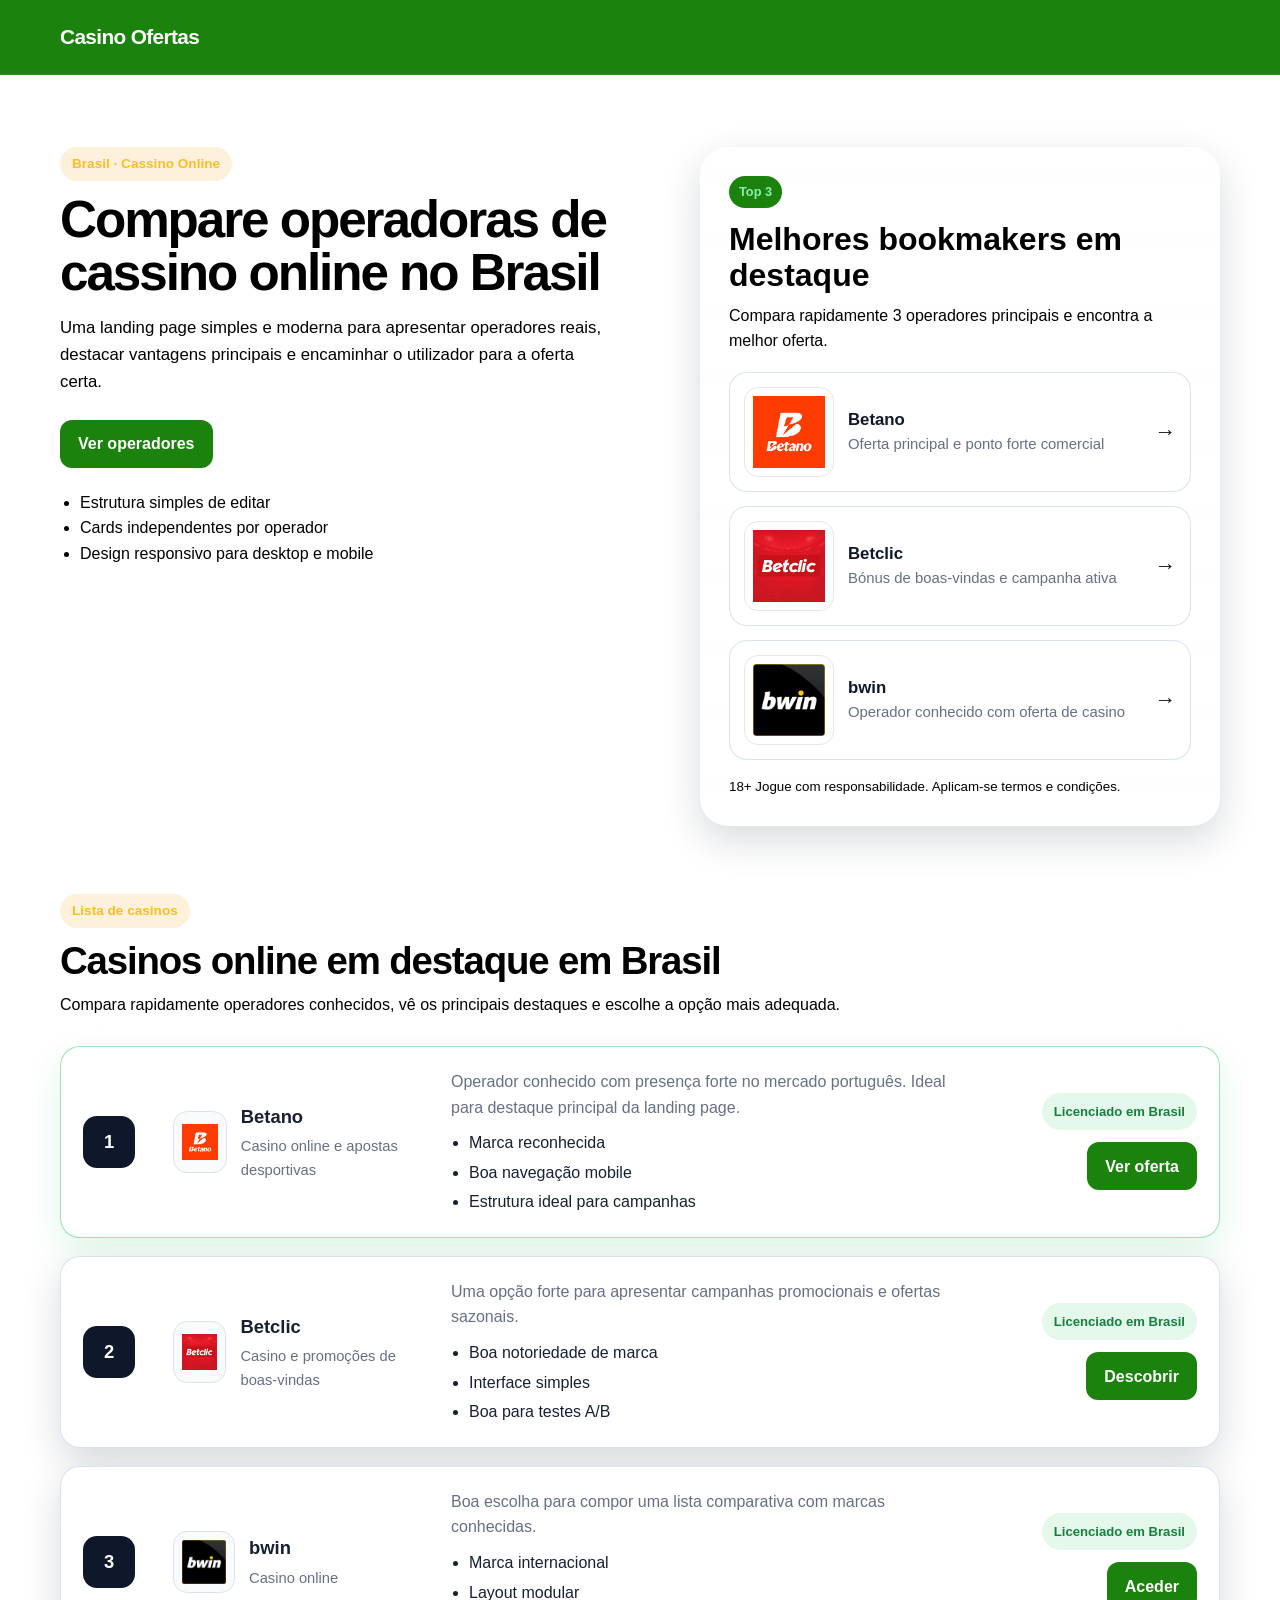
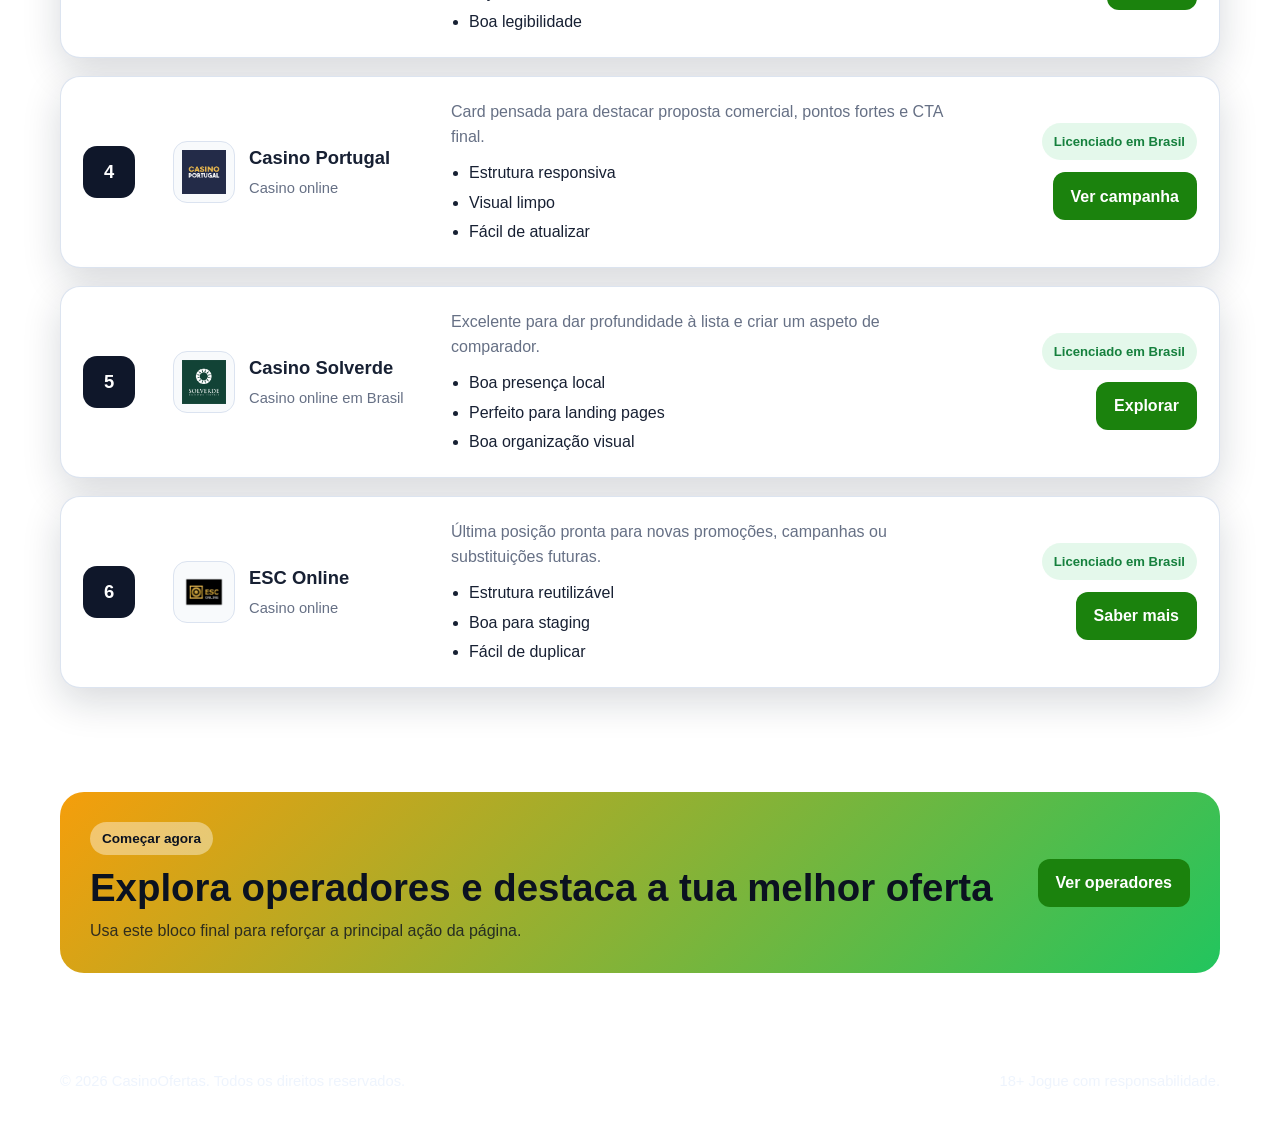
<file: index.html>
<!DOCTYPE html>
<html lang="pt-PT">
<head>
  <meta charset="UTF-8" />
  <meta name="viewport" content="width=device-width, initial-scale=1.0" />
  <title>Bônus de Cassino no Brasil | Compare as Melhores Ofertas Online</title>
  <meta
  name="description"
  content="Compare bônus de cassino online no Brasil. Descubra ofertas em destaque, analise vantagens principais e escolha a melhor opção em uma página simples, moderna e responsiva."
/>
  <link rel="stylesheet" href="style.css" />
</head>
<body>
  <header class="site-header">
    <div class="container header-inner">
      <a href="#" class="logo">Casino Ofertas</a>

     
    </div>
  </header>

  <main>
    <!-- HERO -->
   <section class="hero">
  <div class="container hero-grid">
    <div class="hero-content">
      <span class="eyebrow">Brasil · Cassino Online</span>
      <h1>Compare operadoras de cassino online no Brasil</h1>
      <p class="hero-text">
        Uma landing page simples e moderna para apresentar operadores reais,
        destacar vantagens principais e encaminhar o utilizador para a oferta certa.
      </p>

      <div class="hero-actions">
        <a href="#operadores" class="btn btn-primary">Ver operadores</a>
        </div>

      <ul class="hero-points">
        <li>Estrutura simples de editar</li>
        <li>Cards independentes por operador</li>
        <li>Design responsivo para desktop e mobile</li>
      </ul>
    </div>

    <div class="hero-top3">
      <div class="hero-top3-header">
        <div class="hero-badge">Top 3</div>
        <h2>Melhores bookmakers em destaque</h2>
        <p>
          Compara rapidamente 3 operadores principais e encontra a melhor oferta.
        </p>
      </div>

      <div class="top3-list">
        <a href="#" class="top3-item">
          <div class="top3-logo-wrap">
  <img src="images/betano.png" alt="Betano logo" class="top3-logo" width="70" height="70">
</div>
          <div class="top3-content">
            <h3>Betano</h3>
            <p>Oferta principal e ponto forte comercial</p>
          </div>
          <div class="top3-arrow">→</div>
        </a>

        <a href="#" class="top3-item">
          <div class="top3-logo-wrap">
  <img src="images/betclic.png" alt="Betclic logo" class="top3-logo" width="70" height="70">
</div>
          <div class="top3-content">
            <h3>Betclic</h3>
            <p>Bónus de boas-vindas e campanha ativa</p>
          </div>
          <div class="top3-arrow">→</div>
        </a>

        <a href="#" class="top3-item">
          <div class="top3-logo-wrap">
  <img src="images/bwin.png" alt="bwin logo" class="top3-logo" width="70" height="70">
</div>
          <div class="top3-content">
            <h3>bwin</h3>
            <p>Operador conhecido com oferta de casino</p>
          </div>
          <div class="top3-arrow">→</div>
        </a>
      </div>

      <small class="hero-top3-note">
        18+ Jogue com responsabilidade. Aplicam-se termos e condições.
      </small>
    </div>
  </div>
</section>

<section class="bookmakers-list-section" id="lista-casinos">
  <div class="container">
    <div class="section-heading">
      <span class="section-label">Lista de casinos</span>
      <h2>Casinos online em destaque em Brasil</h2>
      <p>
        Compara rapidamente operadores conhecidos, vê os principais destaques
        e escolhe a opção mais adequada.
      </p>
    </div>

    <div class="bookmakers-list">

      <article class="bookmaker-row featured-row">
        <div class="bookmaker-rank">1</div>

        <div class="bookmaker-brand">
          <div class="bookmaker-logo">
  <img src="images/betano.png" alt="Betano logo">
</div>
          <div>
            <h3>Betano</h3>
            <p class="bookmaker-subtitle">Casino online e apostas desportivas</p>
          </div>
        </div>

        <div class="bookmaker-content">
          <p class="bookmaker-description">
            Operador conhecido com presença forte no mercado português.
            Ideal para destaque principal da landing page.
          </p>

          <ul class="bookmaker-features">
            <li>Marca reconhecida</li>
            <li>Boa navegação mobile</li>
            <li>Estrutura ideal para campanhas</li>
          </ul>
        </div>

        <div class="bookmaker-meta">
          <span class="license-badge">Licenciado em Brasil</span>
          <a href="#" class="btn btn-primary">Ver oferta</a>
        </div>
      </article>

      <article class="bookmaker-row">
        <div class="bookmaker-rank">2</div>

        <div class="bookmaker-brand">
          <div class="bookmaker-logo">
  <img src="images/betclic.png" alt="Betclic logo">
</div>
          <div>
            <h3>Betclic</h3>
            <p class="bookmaker-subtitle">Casino e promoções de boas-vindas</p>
          </div>
        </div>

        <div class="bookmaker-content">
          <p class="bookmaker-description">
            Uma opção forte para apresentar campanhas promocionais e ofertas sazonais.
          </p>

          <ul class="bookmaker-features">
            <li>Boa notoriedade de marca</li>
            <li>Interface simples</li>
            <li>Boa para testes A/B</li>
          </ul>
        </div>

        <div class="bookmaker-meta">
          <span class="license-badge">Licenciado em Brasil</span>
          <a href="#" class="btn btn-primary">Descobrir</a>
        </div>
      </article>

      <article class="bookmaker-row">
        <div class="bookmaker-rank">3</div>

        <div class="bookmaker-brand">
          <div class="bookmaker-logo">
  <img src="images/bwin.png" alt="bwin logo">
</div>
          <div>
            <h3>bwin</h3>
            <p class="bookmaker-subtitle">Casino online</p>
          </div>
        </div>

        <div class="bookmaker-content">
          <p class="bookmaker-description">
            Boa escolha para compor uma lista comparativa com marcas conhecidas.
          </p>

          <ul class="bookmaker-features">
            <li>Marca internacional</li>
            <li>Layout modular</li>
            <li>Boa legibilidade</li>
          </ul>
        </div>

        <div class="bookmaker-meta">
          <span class="license-badge">Licenciado em Brasil</span>
          <a href="#" class="btn btn-primary">Aceder</a>
        </div>
      </article>

      <article class="bookmaker-row">
        <div class="bookmaker-rank">4</div>

        <div class="bookmaker-brand">
          <div class="bookmaker-logo">
  <img src="images/Casino-Portugal.png" alt="bwin logo">
</div>
          <div>
            <h3>Casino Portugal</h3>
            <p class="bookmaker-subtitle">Casino online</p>
          </div>
        </div>

        <div class="bookmaker-content">
          <p class="bookmaker-description">
            Card pensada para destacar proposta comercial, pontos fortes e CTA final.
          </p>

          <ul class="bookmaker-features">
            <li>Estrutura responsiva</li>
            <li>Visual limpo</li>
            <li>Fácil de atualizar</li>
          </ul>
        </div>

        <div class="bookmaker-meta">
          <span class="license-badge">Licenciado em Brasil</span>
          <a href="#" class="btn btn-primary">Ver campanha</a>
        </div>
      </article>

      <article class="bookmaker-row">
        <div class="bookmaker-rank">5</div>

        <div class="bookmaker-brand">
          <div class="bookmaker-logo">
  <img src="images/solverde.png" alt="bwin logo">
</div>
          <div>
            <h3>Casino Solverde</h3>
            <p class="bookmaker-subtitle">Casino online em Brasil</p>
          </div>
        </div>

        <div class="bookmaker-content">
          <p class="bookmaker-description">
            Excelente para dar profundidade à lista e criar um aspeto de comparador.
          </p>

          <ul class="bookmaker-features">
            <li>Boa presença local</li>
            <li>Perfeito para landing pages</li>
            <li>Boa organização visual</li>
          </ul>
        </div>

        <div class="bookmaker-meta">
          <span class="license-badge">Licenciado em Brasil</span>
          <a href="#" class="btn btn-primary">Explorar</a>
        </div>
      </article>

      <article class="bookmaker-row">
        <div class="bookmaker-rank">6</div>

        <div class="bookmaker-brand">
          <div class="bookmaker-logo">
  <img src="images/ESC-ONLINE.png" alt="bwin logo">
</div>
          <div>
            <h3>ESC Online</h3>
            <p class="bookmaker-subtitle">Casino online</p>
          </div>
        </div>

        <div class="bookmaker-content">
          <p class="bookmaker-description">
            Última posição pronta para novas promoções, campanhas ou substituições futuras.
          </p>

          <ul class="bookmaker-features">
            <li>Estrutura reutilizável</li>
            <li>Boa para staging</li>
            <li>Fácil de duplicar</li>
          </ul>
        </div>

        <div class="bookmaker-meta">
          <span class="license-badge">Licenciado em Brasil</span>
          <a href="#" class="btn btn-primary">Saber mais</a>
        </div>
      </article>

    </div>
  </div>
</section>
    
  
    <!-- CTA FINAL -->
    <section class="bottom-cta">
      <div class="container cta-box">
        <div>
          <span class="section-label">Começar agora</span>
          <h2>Explora operadores e destaca a tua melhor oferta</h2>
          <p>
            Usa este bloco final para reforçar a principal ação da página.
          </p>
        </div>
        <a href="#operadores" class="btn btn-primary">Ver operadores</a>
      </div>
    </section>
  </main>

  <footer class="site-footer">
    <div class="container footer-inner">
      <p>© 2026 CasinoOfertas. Todos os direitos reservados.</p>
      <p>18+ Jogue com responsabilidade.</p>
    </div>
  </footer>
</body>
</html>
</file>
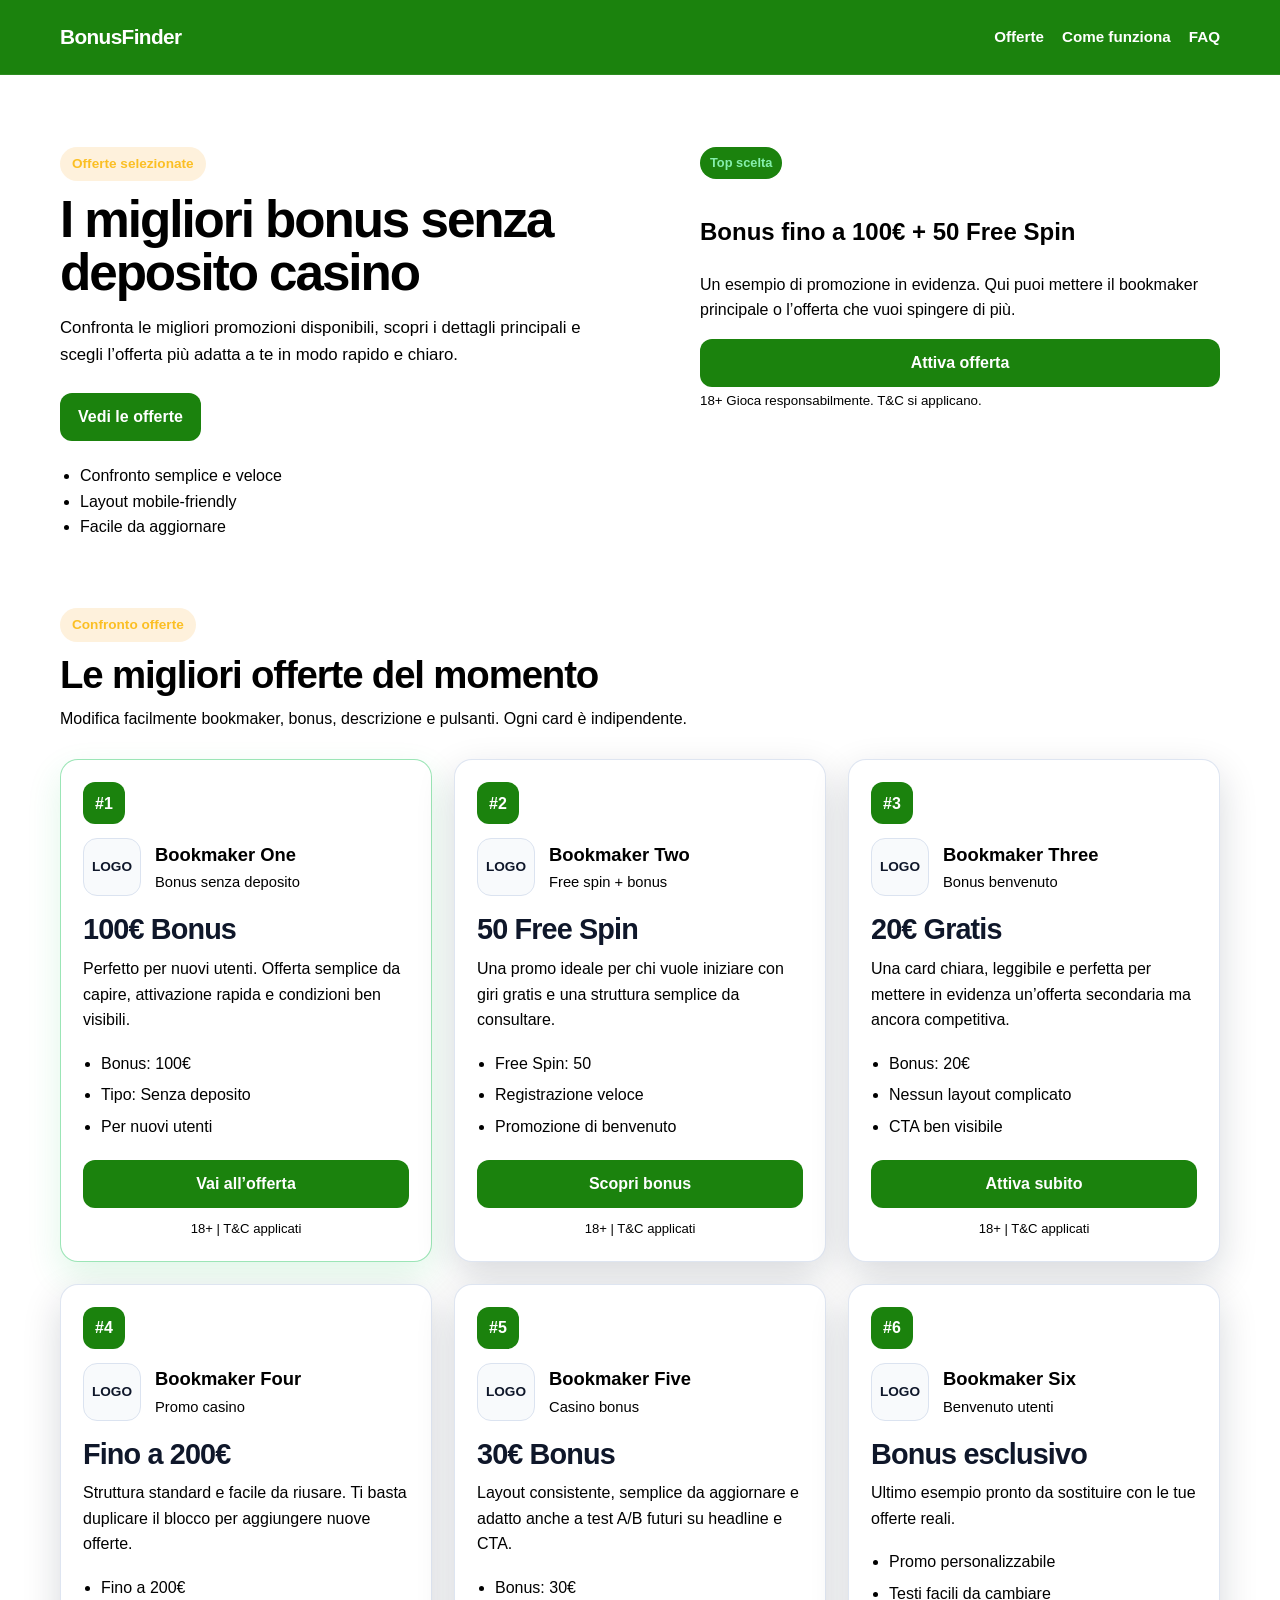
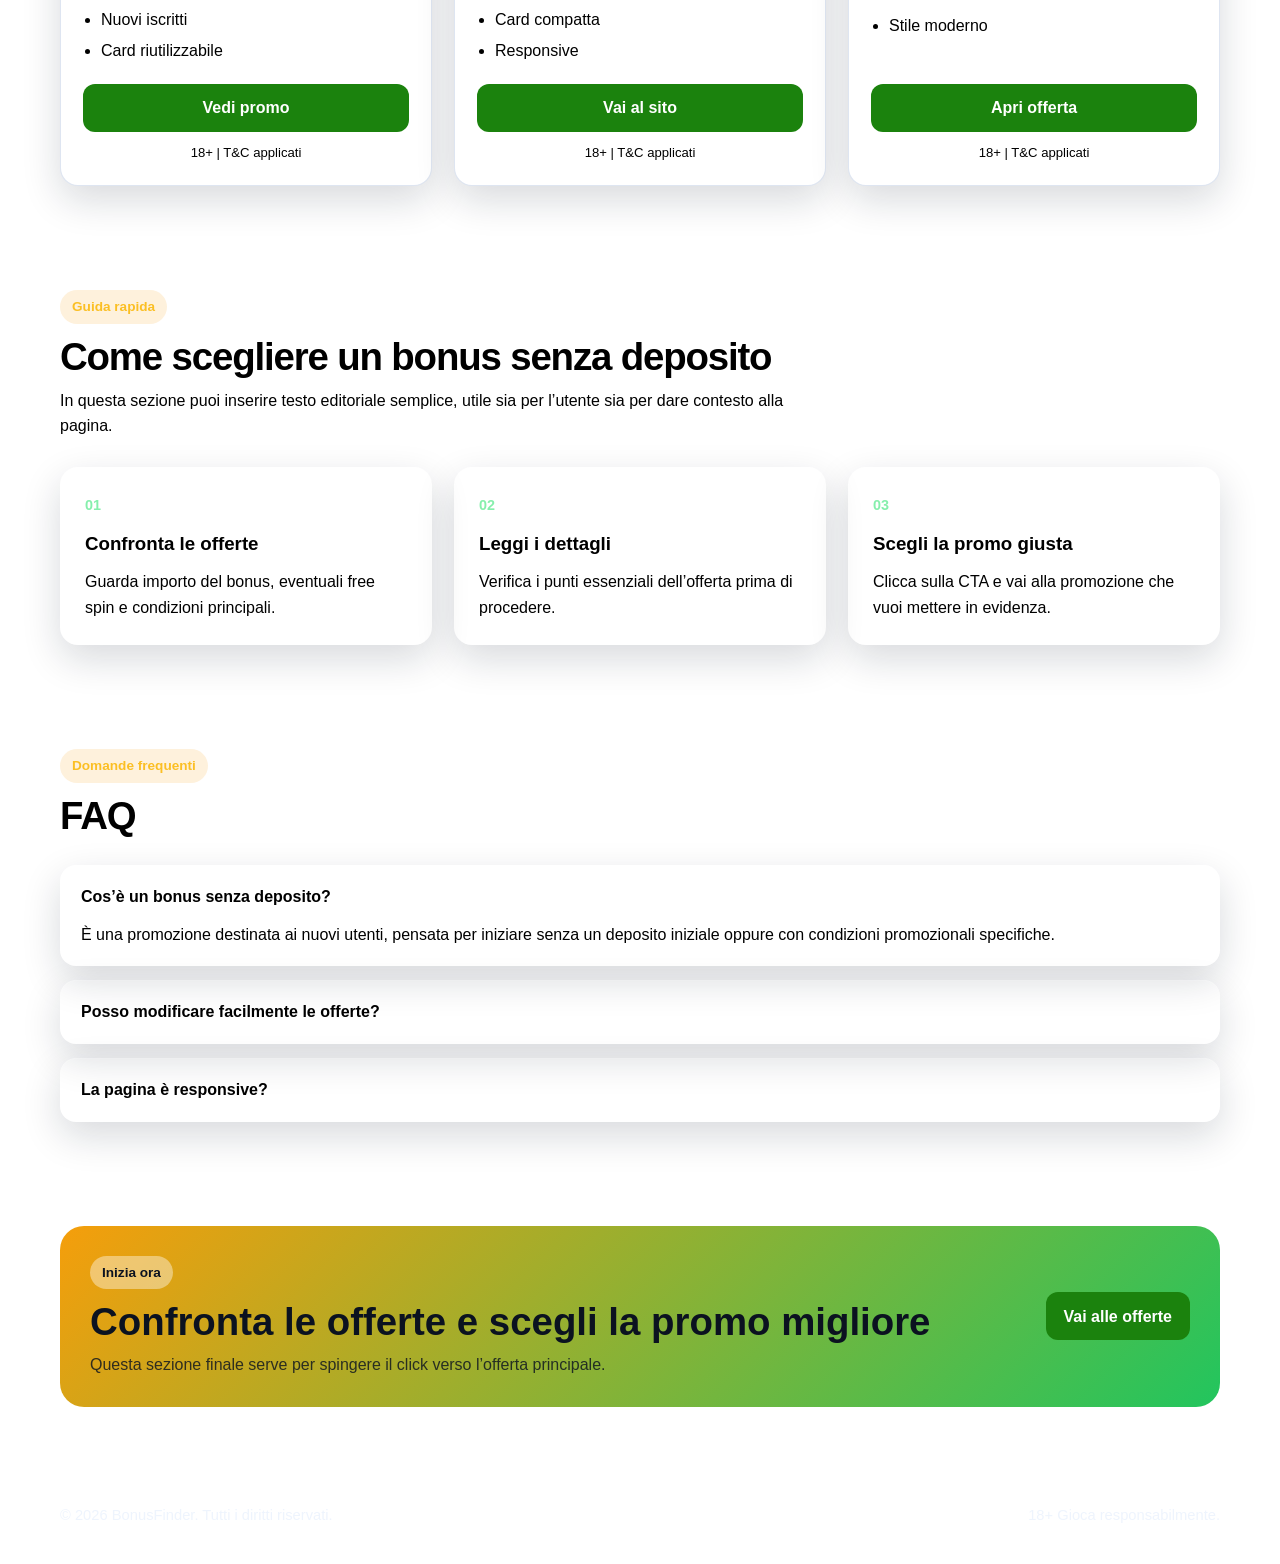
<file: index-br.html>
<!DOCTYPE html>
<html lang="it">
<head>
  <meta charset="UTF-8" />
  <meta name="viewport" content="width=device-width, initial-scale=1.0" />
  <title>Bonus Senza Deposito Casino | Offerte Aggiornate</title>
  <meta
    name="description"
    content="Scopri i migliori bonus senza deposito casino. Confronta offerte, giri gratis e promozioni di benvenuto in una pagina semplice, chiara e responsive."
  />
  <link rel="stylesheet" href="style.css" />
</head>
<body>
  <header class="site-header">
    <div class="container header-inner">
      <a href="#" class="logo">BonusFinder</a>
      <nav class="nav">
        <a href="#offerte">Offerte</a>
        <a href="#come-funziona">Come funziona</a>
        <a href="#faq">FAQ</a>
      </nav>
    </div>
  </header>

  <main>
    <!-- HERO -->
    <section class="hero">
      <div class="container hero-grid">
        <div class="hero-content">
          <span class="eyebrow">Offerte selezionate</span>
          <h1>I migliori bonus senza deposito casino</h1>
          <p class="hero-text">
            Confronta le migliori promozioni disponibili, scopri i dettagli principali
            e scegli l’offerta più adatta a te in modo rapido e chiaro.
          </p>

          <div class="hero-actions">
            <a href="#offerte" class="btn btn-primary">Vedi le offerte</a>
            <a href="#come-funziona" class="btn btn-secondary">Come funziona</a>
          </div>

          <ul class="hero-points">
            <li>Confronto semplice e veloce</li>
            <li>Layout mobile-friendly</li>
            <li>Facile da aggiornare</li>
          </ul>
        </div>

        <div class="hero-card">
          <div class="hero-badge">Top scelta</div>
          <h2>Bonus fino a 100€ + 50 Free Spin</h2>
          <p>
            Un esempio di promozione in evidenza. Qui puoi mettere il bookmaker
            principale o l’offerta che vuoi spingere di più.
          </p>
          <a href="#" class="btn btn-primary btn-full">Attiva offerta</a>
          <small>18+ Gioca responsabilmente. T&C si applicano.</small>
        </div>
      </div>
    </section>

    <!-- OFFERS -->
    <section class="offers-section" id="offerte">
      <div class="container">
        <div class="section-heading">
          <span class="section-label">Confronto offerte</span>
          <h2>Le migliori offerte del momento</h2>
          <p>
            Modifica facilmente bookmaker, bonus, descrizione e pulsanti.
            Ogni card è indipendente.
          </p>
        </div>

        <div class="offers-grid">

          <!-- CARD 1 -->
          <article class="offer-card featured">
            <div class="offer-top">
              <div class="offer-rank">#1</div>
              <div class="offer-brand">
                <div class="brand-logo">LOGO</div>
                <div>
                  <h3>Bookmaker One</h3>
                  <p class="brand-subtitle">Bonus senza deposito</p>
                </div>
              </div>
            </div>

            <div class="offer-main">
              <div class="offer-amount">100€ Bonus</div>
              <p class="offer-description">
                Perfetto per nuovi utenti. Offerta semplice da capire, attivazione rapida
                e condizioni ben visibili.
              </p>
            </div>

            <ul class="offer-features">
              <li>Bonus: 100€</li>
              <li>Tipo: Senza deposito</li>
              <li>Per nuovi utenti</li>
            </ul>

            <div class="offer-actions">
              <a href="#" class="btn btn-primary btn-full">Vai all’offerta</a>
              <p class="offer-note">18+ | T&C applicati</p>
            </div>
          </article>

          <!-- CARD 2 -->
          <article class="offer-card">
            <div class="offer-top">
              <div class="offer-rank">#2</div>
              <div class="offer-brand">
                <div class="brand-logo">LOGO</div>
                <div>
                  <h3>Bookmaker Two</h3>
                  <p class="brand-subtitle">Free spin + bonus</p>
                </div>
              </div>
            </div>

            <div class="offer-main">
              <div class="offer-amount">50 Free Spin</div>
              <p class="offer-description">
                Una promo ideale per chi vuole iniziare con giri gratis e una struttura
                semplice da consultare.
              </p>
            </div>

            <ul class="offer-features">
              <li>Free Spin: 50</li>
              <li>Registrazione veloce</li>
              <li>Promozione di benvenuto</li>
            </ul>

            <div class="offer-actions">
              <a href="#" class="btn btn-primary btn-full">Scopri bonus</a>
              <p class="offer-note">18+ | T&C applicati</p>
            </div>
          </article>

          <!-- CARD 3 -->
          <article class="offer-card">
            <div class="offer-top">
              <div class="offer-rank">#3</div>
              <div class="offer-brand">
                <div class="brand-logo">LOGO</div>
                <div>
                  <h3>Bookmaker Three</h3>
                  <p class="brand-subtitle">Bonus benvenuto</p>
                </div>
              </div>
            </div>

            <div class="offer-main">
              <div class="offer-amount">20€ Gratis</div>
              <p class="offer-description">
                Una card chiara, leggibile e perfetta per mettere in evidenza un’offerta
                secondaria ma ancora competitiva.
              </p>
            </div>

            <ul class="offer-features">
              <li>Bonus: 20€</li>
              <li>Nessun layout complicato</li>
              <li>CTA ben visibile</li>
            </ul>

            <div class="offer-actions">
              <a href="#" class="btn btn-primary btn-full">Attiva subito</a>
              <p class="offer-note">18+ | T&C applicati</p>
            </div>
          </article>

          <!-- CARD 4 -->
          <article class="offer-card">
            <div class="offer-top">
              <div class="offer-rank">#4</div>
              <div class="offer-brand">
                <div class="brand-logo">LOGO</div>
                <div>
                  <h3>Bookmaker Four</h3>
                  <p class="brand-subtitle">Promo casino</p>
                </div>
              </div>
            </div>

            <div class="offer-main">
              <div class="offer-amount">Fino a 200€</div>
              <p class="offer-description">
                Struttura standard e facile da riusare. Ti basta duplicare il blocco
                per aggiungere nuove offerte.
              </p>
            </div>

            <ul class="offer-features">
              <li>Fino a 200€</li>
              <li>Nuovi iscritti</li>
              <li>Card riutilizzabile</li>
            </ul>

            <div class="offer-actions">
              <a href="#" class="btn btn-primary btn-full">Vedi promo</a>
              <p class="offer-note">18+ | T&C applicati</p>
            </div>
          </article>

          <!-- CARD 5 -->
          <article class="offer-card">
            <div class="offer-top">
              <div class="offer-rank">#5</div>
              <div class="offer-brand">
                <div class="brand-logo">LOGO</div>
                <div>
                  <h3>Bookmaker Five</h3>
                  <p class="brand-subtitle">Casino bonus</p>
                </div>
              </div>
            </div>

            <div class="offer-main">
              <div class="offer-amount">30€ Bonus</div>
              <p class="offer-description">
                Layout consistente, semplice da aggiornare e adatto anche a test A/B
                futuri su headline e CTA.
              </p>
            </div>

            <ul class="offer-features">
              <li>Bonus: 30€</li>
              <li>Card compatta</li>
              <li>Responsive</li>
            </ul>

            <div class="offer-actions">
              <a href="#" class="btn btn-primary btn-full">Vai al sito</a>
              <p class="offer-note">18+ | T&C applicati</p>
            </div>
          </article>

          <!-- CARD 6 -->
          <article class="offer-card">
            <div class="offer-top">
              <div class="offer-rank">#6</div>
              <div class="offer-brand">
                <div class="brand-logo">LOGO</div>
                <div>
                  <h3>Bookmaker Six</h3>
                  <p class="brand-subtitle">Benvenuto utenti</p>
                </div>
              </div>
            </div>

            <div class="offer-main">
              <div class="offer-amount">Bonus esclusivo</div>
              <p class="offer-description">
                Ultimo esempio pronto da sostituire con le tue offerte reali.
              </p>
            </div>

            <ul class="offer-features">
              <li>Promo personalizzabile</li>
              <li>Testi facili da cambiare</li>
              <li>Stile moderno</li>
            </ul>

            <div class="offer-actions">
              <a href="#" class="btn btn-primary btn-full">Apri offerta</a>
              <p class="offer-note">18+ | T&C applicati</p>
            </div>
          </article>

        </div>
      </div>
    </section>

    <!-- HOW IT WORKS -->
    <section class="info-section" id="come-funziona">
      <div class="container">
        <div class="section-heading narrow">
          <span class="section-label">Guida rapida</span>
          <h2>Come scegliere un bonus senza deposito</h2>
          <p>
            In questa sezione puoi inserire testo editoriale semplice, utile sia per
            l’utente sia per dare contesto alla pagina.
          </p>
        </div>

        <div class="steps-grid">
          <article class="step-card">
            <span class="step-number">01</span>
            <h3>Confronta le offerte</h3>
            <p>
              Guarda importo del bonus, eventuali free spin e condizioni principali.
            </p>
          </article>

          <article class="step-card">
            <span class="step-number">02</span>
            <h3>Leggi i dettagli</h3>
            <p>
              Verifica i punti essenziali dell’offerta prima di procedere.
            </p>
          </article>

          <article class="step-card">
            <span class="step-number">03</span>
            <h3>Scegli la promo giusta</h3>
            <p>
              Clicca sulla CTA e vai alla promozione che vuoi mettere in evidenza.
            </p>
          </article>
        </div>
      </div>
    </section>

    <!-- FAQ -->
    <section class="faq-section" id="faq">
      <div class="container">
        <div class="section-heading narrow">
          <span class="section-label">Domande frequenti</span>
          <h2>FAQ</h2>
        </div>

        <div class="faq-list">
          <details class="faq-item" open>
            <summary>Cos’è un bonus senza deposito?</summary>
            <p>
              È una promozione destinata ai nuovi utenti, pensata per iniziare senza
              un deposito iniziale oppure con condizioni promozionali specifiche.
            </p>
          </details>

          <details class="faq-item">
            <summary>Posso modificare facilmente le offerte?</summary>
            <p>
              Sì. Ogni card è indipendente: puoi cambiare titolo, importo, testo e link
              in pochi secondi.
            </p>
          </details>

          <details class="faq-item">
            <summary>La pagina è responsive?</summary>
            <p>
              Sì, questa base è pensata per adattarsi bene a desktop, tablet e mobile.
            </p>
          </details>
        </div>
      </div>
    </section>

    <!-- CTA -->
    <section class="bottom-cta">
      <div class="container cta-box">
        <div>
          <span class="section-label">Inizia ora</span>
          <h2>Confronta le offerte e scegli la promo migliore</h2>
          <p>
            Questa sezione finale serve per spingere il click verso l’offerta principale.
          </p>
        </div>
        <a href="#offerte" class="btn btn-primary">Vai alle offerte</a>
      </div>
    </section>
  </main>

  <footer class="site-footer">
    <div class="container footer-inner">
      <p>© 2026 BonusFinder. Tutti i diritti riservati.</p>
      <p>18+ Gioca responsabilmente.</p>
    </div>
  </footer>
</body>
</html>
</file>
<file: style.css>
:root {
  --bg: #0f172a;
  --bg-soft: #111827;
  --surface: #ffffff;
  --surface-2: #eff6ff;
  --text: #000000;
  --muted: #000000;
  --border: #dbe3f0;
  --primary: #1b820d;
  --primary-dark: #166b0a;
  --accent: #1b820d;
  --gold: #f59e0b;
  --shadow: 0 14px 38px rgba(15, 23, 42, 0.16);
  --radius: 18px;
  --container: 1160px;
}

* {
  box-sizing: border-box;
}

html {
  scroll-behavior: smooth;
}

body {
  margin: 0;
  font-family: Arial, Helvetica, sans-serif;
  background: #ffffff;
  color: var(--text);
  line-height: 1.6;
}

a {
  color: inherit;
  text-decoration: none;
}

img {
  display: block;
  max-width: 100%;
}

.container {
  width: min(100% - 32px, var(--container));
  margin: 0 auto;
}

/* HEADER */
.site-header {
  position: sticky;
  top: 0;
  z-index: 50;
  background: #1b820d;
  backdrop-filter: blur(12px);
  border-bottom: 1px solid rgba(255, 255, 255, 0.08);
}

.header-inner {
  min-height: 74px;
  display: flex;
  align-items: center;
  justify-content: space-between;
  gap: 20px;
}

.logo {
  font-size: 1.3rem;
  font-weight: 800;
  letter-spacing: -0.03em;
  color: #ffffff;
}

.nav {
  display: flex;
  align-items: center;
  gap: 18px;
}

.nav a {
  color: #ffffff;
  font-weight: 600;
  font-size: 0.95rem;
}

.nav a:hover {
  color: #ffffff;
  opacity: 0.85;
}

/* HERO */
.hero {
  padding: 72px 0 36px;
}

.hero-grid {
  display: grid;
  grid-template-columns: minmax(0, 1.2fr) minmax(320px, 520px);
  gap: 32px;
  align-items: start;
}

.hero-content {
  min-width: 0;
}

.eyebrow,
.section-label {
  display: inline-block;
  margin-bottom: 12px;
  padding: 6px 12px;
  border-radius: 999px;
  background: rgba(245, 158, 11, 0.14);
  color: #fbbf24;
  font-size: 0.85rem;
  font-weight: 700;
}

.hero h1 {
  margin: 0 0 16px;
  font-size: clamp(2.1rem, 4vw, 4rem);
  line-height: 1.04;
  letter-spacing: -0.04em;
  color: #000000;
}

.hero-text {
  margin: 0 0 24px;
  max-width: 60ch;
  color: #000000;
  font-size: 1.05rem;
}

.hero-actions {
  display: flex;
  flex-wrap: wrap;
  gap: 12px;
  margin-bottom: 22px;
}

.hero-points {
  margin: 0;
  padding-left: 20px;
  color: #000000;
}

/* BUTTONS */
.btn {
  display: inline-flex;
  align-items: center;
  justify-content: center;
  min-height: 48px;
  padding: 0 18px;
  border-radius: 12px;
  font-weight: 700;
  transition: 0.2s ease;
}

.btn-primary {
  background: #1b820d;
  color: #ffffff;
}

.btn-primary:hover {
  background: #166b0a;
  color: #ffffff;
}

.btn-secondary {
  background: rgba(255, 255, 255, 0.08);
  color: #ffffff;
  border: 1px solid rgba(255, 255, 255, 0.14);
}

.btn-secondary:hover {
  background: rgba(255, 255, 255, 0.14);
}

.btn-full {
  width: 100%;
}

/* HERO TOP 3 */
.hero-top3 {
  width: 100%;
  max-width: 520px;
  background: linear-gradient(180deg, rgba(255,255,255,0.08) 0%, rgba(255,255,255,0.04) 100%);
  border: 1px solid rgba(255, 255, 255, 0.12);
  border-radius: 28px;
  padding: 28px;
  box-shadow: var(--shadow);
}

.hero-top3-header {
  margin-bottom: 18px;
}

.hero-badge {
  display: inline-block;
  margin-bottom: 14px;
  padding: 6px 10px;
  border-radius: 999px;
  background: #1b820d;
  color: #86efac;
  font-size: 0.8rem;
  font-weight: 700;
}

.hero-top3-header h2 {
  margin: 0 0 10px;
  font-size: 2rem;
  line-height: 1.1;
  color: #000000;
}

.hero-top3-header p {
  margin: 0;
  color: #000000;
}

.top3-list {
  display: grid;
  gap: 14px;
}

.top3-item {
  display: grid;
  grid-template-columns: 90px minmax(0, 1fr) 22px;
  align-items: center;
  gap: 14px;
  padding: 14px;
  border-radius: 18px;
  background: #ffffff;
  color: #172033;
  border: 1px solid rgba(219, 227, 240, 0.95);
  transition: transform 0.2s ease, box-shadow 0.2s ease;
}

.top3-item:hover {
  transform: translateY(-2px);
  box-shadow: 0 12px 24px rgba(15, 23, 42, 0.16);
}

.top3-logo-wrap {
  width: 90px;
  height: 90px;
  display: flex;
  align-items: center;
  justify-content: center;
  background: #ffffff;
  border-radius: 14px;
  overflow: hidden;
  padding: 8px;
  border: 1px solid #e5e7eb;
}

.top3-logo {
  width: 100%;
  height: 100%;
  object-fit: contain;
  display: block;
}

.top3-content {
  min-width: 0;
}

.top3-content h3 {
  margin: 0 0 4px;
  font-size: 1.05rem;
  line-height: 1.2;
  color: #0f172a;
}

.top3-content p {
  margin: 0;
  color: #667085;
  font-size: 0.93rem;
  line-height: 1.4;
}

.top3-arrow {
  font-size: 1.35rem;
  font-weight: 800;
  color: #0f172a;
  text-align: right;
}

.hero-top3-note {
  display: block;
  margin-top: 16px;
  color: #000000;
}

/* SECTIONS */
.bookmakers-list-section,
.offers-section,
.info-section,
.faq-section,
.bottom-cta {
  padding: 32px 0 72px;
}

.section-heading {
  margin-bottom: 28px;
}

.section-heading.narrow {
  max-width: 760px;
}

.section-heading h2 {
  margin: 0 0 10px;
  font-size: clamp(1.8rem, 3vw, 2.6rem);
  line-height: 1.1;
  letter-spacing: -0.03em;
  color: #000000;
}

.section-heading p {
  margin: 0;
  color: #000000;
}

/* LISTA BOOKMAKERS */
.bookmakers-list {
  display: grid;
  gap: 18px;
}

.bookmaker-row {
  display: grid;
  grid-template-columns: 72px 260px 1fr 220px;
  gap: 18px;
  align-items: center;
  background: #ffffff;
  color: #172033;
  border: 1px solid rgba(219, 227, 240, 0.95);
  border-radius: 20px;
  padding: 22px;
  box-shadow: var(--shadow);
}

.bookmaker-row.featured-row {
  border: 1px solid rgba(34, 197, 94, 0.45);
  box-shadow: 0 14px 34px rgba(34, 197, 94, 0.14);
}

.bookmaker-rank {
  width: 52px;
  height: 52px;
  display: grid;
  place-items: center;
  border-radius: 14px;
  background: #0f172a;
  color: #ffffff;
  font-size: 1.15rem;
  font-weight: 800;
}

.bookmaker-brand {
  display: flex;
  align-items: center;
  gap: 14px;
}

.bookmaker-logo {
  width: 62px;
  height: 62px;
  display: flex;
  align-items: center;
  justify-content: center;
  border-radius: 14px;
  border: 1px solid #dbe3f0;
  background: #f8fafc;
  overflow: hidden;
  padding: 8px;
}

.bookmaker-logo img {
  width: 100%;
  height: 100%;
  object-fit: contain;
  display: block;
}

.bookmaker-brand h3 {
  margin: 0;
  font-size: 1.15rem;
}

.bookmaker-subtitle {
  margin: 4px 0 0;
  color: #667085;
  font-size: 0.92rem;
}

.bookmaker-content {
  min-width: 0;
}

.bookmaker-description {
  margin: 0 0 10px;
  color: #667085;
}

.bookmaker-features {
  margin: 0;
  padding-left: 18px;
}

.bookmaker-features li + li {
  margin-top: 4px;
}

.bookmaker-meta {
  display: flex;
  flex-direction: column;
  align-items: flex-end;
  gap: 12px;
}

.license-badge {
  display: inline-flex;
  align-items: center;
  justify-content: center;
  padding: 8px 12px;
  border-radius: 999px;
  background: rgba(34, 197, 94, 0.12);
  color: #15803d;
  font-size: 0.82rem;
  font-weight: 700;
  text-align: center;
}

/* OFFERS GRID */
.offers-grid {
  display: grid;
  grid-template-columns: repeat(3, 1fr);
  gap: 22px;
}

.offer-card {
  display: flex;
  flex-direction: column;
  justify-content: space-between;
  background: #ffffff;
  border: 1px solid rgba(219, 227, 240, 0.9);
  border-radius: var(--radius);
  padding: 22px;
  box-shadow: var(--shadow);
  color: var(--text);
}

.offer-card.featured {
  border: 1px solid rgba(34, 197, 94, 0.45);
  box-shadow: 0 14px 34px rgba(34, 197, 94, 0.14);
}

.offer-top {
  margin-bottom: 18px;
}

.offer-rank {
  width: 42px;
  height: 42px;
  display: grid;
  place-items: center;
  margin-bottom: 14px;
  border-radius: 12px;
  background: var(--accent);
  color: #fff;
  font-weight: 800;
}

.offer-brand {
  display: flex;
  align-items: center;
  gap: 14px;
}

.brand-logo {
  width: 58px;
  height: 58px;
  display: flex;
  align-items: center;
  justify-content: center;
  border-radius: 14px;
  background: #f8fafc;
  color: #0f172a;
  font-size: 0.85rem;
  font-weight: 800;
  border: 1px solid var(--border);
  overflow: hidden;
  padding: 8px;
}

.brand-logo img {
  width: 100%;
  height: 100%;
  object-fit: contain;
}

.offer-brand h3 {
  margin: 0;
  font-size: 1.15rem;
}

.brand-subtitle {
  margin: 2px 0 0;
  color: var(--muted);
  font-size: 0.92rem;
}

.offer-main {
  margin-bottom: 18px;
}

.offer-amount {
  margin-bottom: 10px;
  font-size: 1.8rem;
  line-height: 1.1;
  font-weight: 800;
  letter-spacing: -0.03em;
  color: #0f172a;
}

.offer-description {
  margin: 0;
  color: var(--muted);
}

.offer-features {
  margin: 0 0 20px;
  padding-left: 18px;
  color: var(--text);
}

.offer-features li + li {
  margin-top: 6px;
}

.offer-actions {
  margin-top: auto;
}

.offer-note {
  margin: 10px 0 0;
  text-align: center;
  font-size: 0.82rem;
  color: var(--muted);
}

/* STEPS */
.steps-grid {
  display: grid;
  grid-template-columns: repeat(3, 1fr);
  gap: 22px;
}

.step-card {
  background: rgba(255, 255, 255, 0.06);
  border: 1px solid rgba(255, 255, 255, 0.1);
  border-radius: var(--radius);
  padding: 24px;
  box-shadow: var(--shadow);
}

.step-number {
  display: inline-block;
  margin-bottom: 12px;
  color: #86efac;
  font-size: 0.9rem;
  font-weight: 800;
}

.step-card h3 {
  margin: 0 0 10px;
  color: #000000;
}

.step-card p {
  margin: 0;
  color: #000000;
}

/* FAQ */
.faq-list {
  display: grid;
  gap: 14px;
}

.faq-item {
  background: rgba(255, 255, 255, 0.06);
  border: 1px solid rgba(255, 255, 255, 0.1);
  border-radius: 16px;
  padding: 18px 20px;
  box-shadow: var(--shadow);
}

.faq-item summary {
  cursor: pointer;
  font-weight: 700;
  list-style: none;
  color: #000000;
}

.faq-item summary::-webkit-details-marker {
  display: none;
}

.faq-item p {
  margin: 12px 0 0;
  color: #000000;
}

/* CTA */
.cta-box {
  display: flex;
  align-items: center;
  justify-content: space-between;
  gap: 24px;
  background: linear-gradient(135deg, #f59e0b 0%, #22c55e 100%);
  color: #0b1220;
  border-radius: 24px;
  padding: 30px;
}

.cta-box h2 {
  margin: 0 0 8px;
  font-size: clamp(1.6rem, 3vw, 2.4rem);
  line-height: 1.1;
}

.cta-box p {
  margin: 0;
  color: rgba(11, 18, 32, 0.82);
}

.cta-box .section-label {
  background: rgba(255,255,255,0.4);
  color: #0b1220;
}

/* FOOTER */
.site-footer {
  padding: 24px 0 36px;
  border-top: 1px solid rgba(255, 255, 255, 0.08);
}

.footer-inner {
  display: flex;
  justify-content: space-between;
  gap: 16px;
  flex-wrap: wrap;
}

.footer-inner p {
  margin: 0;
  color: rgba(229, 238, 252, 0.64);
  font-size: 0.92rem;
}

/* RESPONSIVE */
@media (max-width: 1100px) {
  .hero-grid {
    grid-template-columns: 1fr;
  }

  .hero-top3 {
    max-width: 100%;
  }

  .offers-grid {
    grid-template-columns: repeat(2, 1fr);
  }

  .steps-grid {
    grid-template-columns: 1fr;
  }

  .cta-box {
    flex-direction: column;
    align-items: flex-start;
  }

  .bookmaker-row {
    grid-template-columns: 60px 1fr;
    align-items: start;
  }

  .bookmaker-content {
    grid-column: 1 / -1;
  }

  .bookmaker-meta {
    grid-column: 1 / -1;
    align-items: flex-start;
  }
}

@media (max-width: 720px) {
  .header-inner {
    flex-direction: column;
    justify-content: center;
    padding: 14px 0;
  }

  .nav {
    flex-wrap: wrap;
    justify-content: center;
  }

  .hero {
    padding-top: 36px;
  }

  .offers-grid {
    grid-template-columns: 1fr;
  }

  .bookmaker-row {
    grid-template-columns: 1fr;
    gap: 14px;
    padding: 18px;
  }

  .hero-top3,
  .offer-card,
  .step-card,
  .faq-item,
  .cta-box,
  .bookmaker-row {
    border-radius: 18px;
  }

  .hero-top3 {
    padding: 20px;
  }

  .hero-top3-header h2 {
    font-size: 1.5rem;
  }

  .top3-item {
    grid-template-columns: 90px minmax(0, 1fr) 18px;
    gap: 10px;
    padding: 12px;
  }

  .top3-logo-wrap {
    width: 90px;
    height: 90px;
  }

  .top3-content h3 {
    font-size: 1rem;
  }

  .top3-content p {
    font-size: 0.88rem;
  }

  .offer-amount {
    font-size: 1.55rem;
  }

  .bookmaker-meta {
    align-items: stretch;
  }

  .license-badge {
    width: fit-content;
  }
}
</file>
